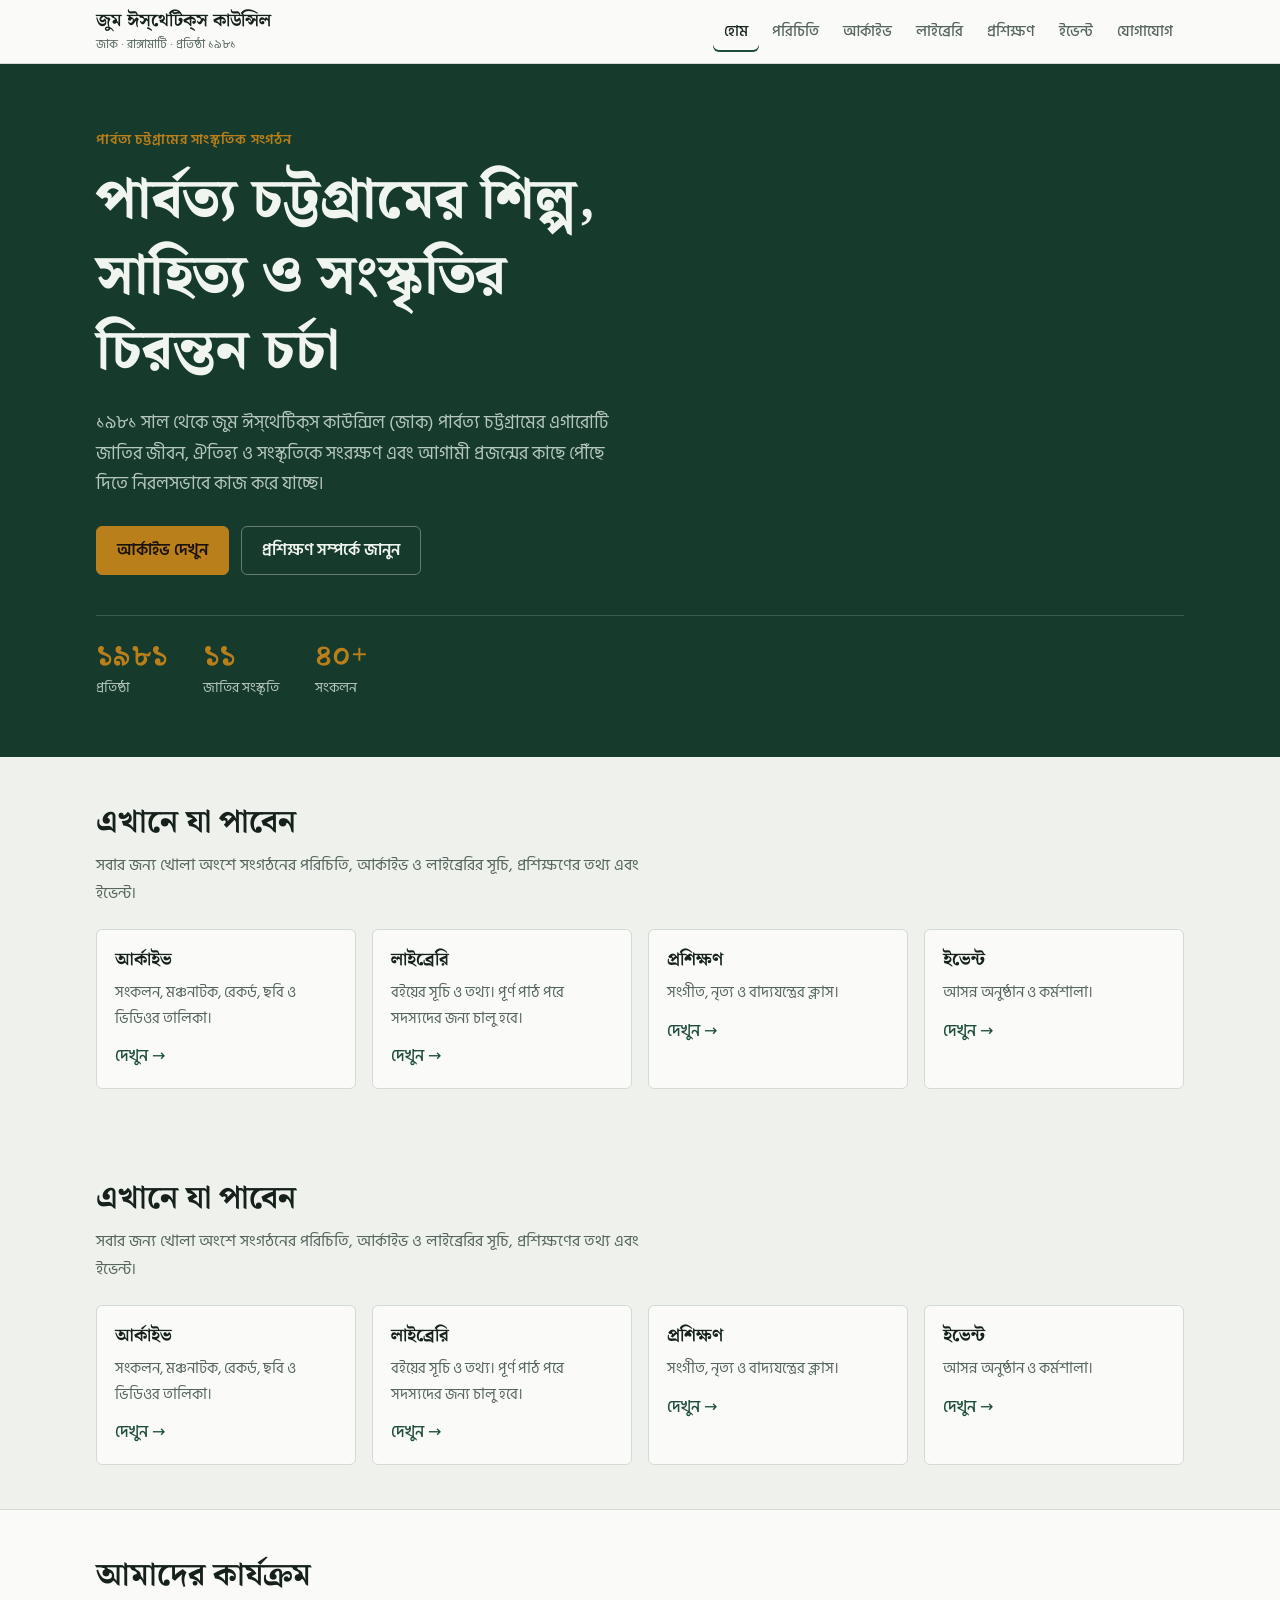
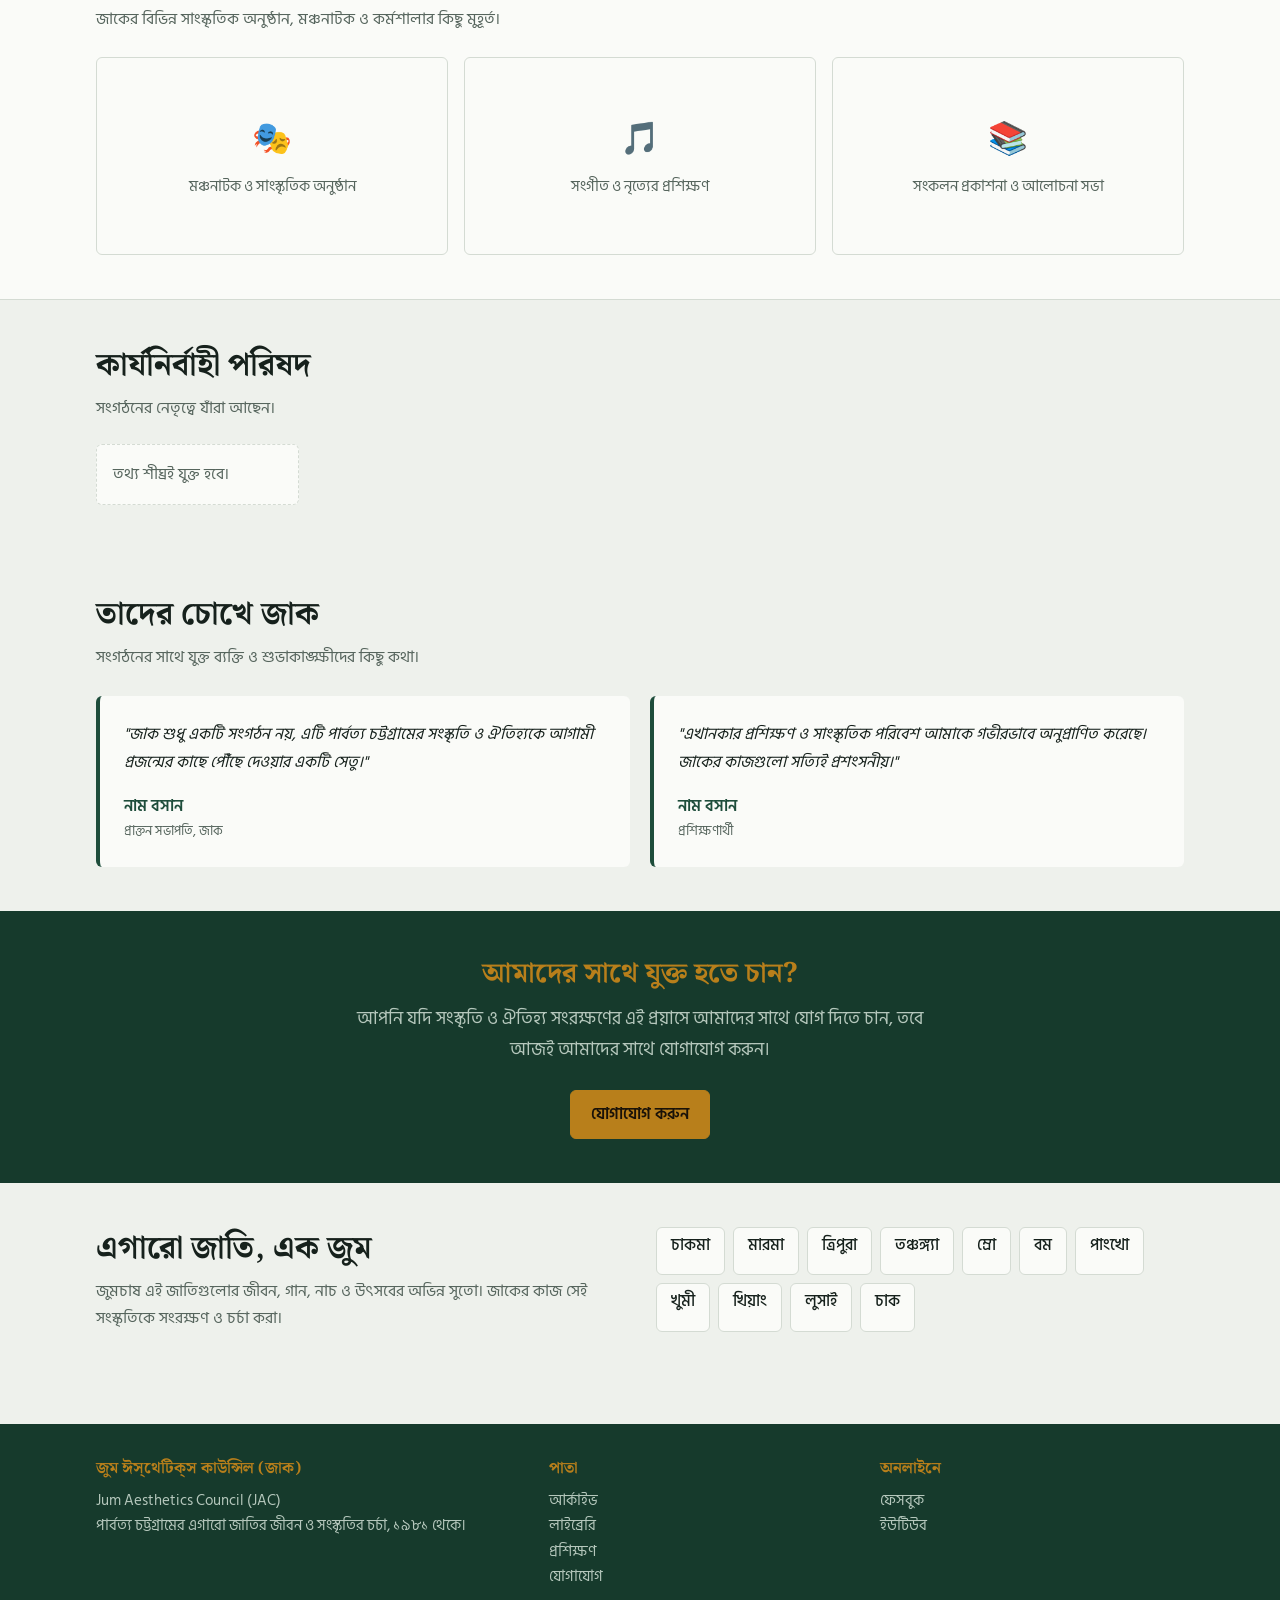
<file: index.html>
<!doctype html>
<html lang="bn">
<head>
<meta charset="utf-8">
<meta name="viewport" content="width=device-width, initial-scale=1, viewport-fit=cover">
<title>জুম ঈস্‌থেটিক্‌স কাউন্সিল - জাক</title>
<link rel="stylesheet" href="style.css">
<link rel="preconnect" href="https://fonts.googleapis.com">
<link rel="preconnect" href="https://fonts.gstatic.com" crossorigin>
<link href="https://fonts.googleapis.com/css2?family=Hind+Siliguri:wght@400;500;600&family=Noto+Serif+Bengali:wght@500;700;800&display=swap" rel="stylesheet">
<style>
  /* গ্যালারি সেকশনের স্টাইল */
  .gallery-grid {
    display: grid; gap: 16px; grid-template-columns: repeat(auto-fit, minmax(280px, 1fr)); margin-top: 24px;
  }
  .gallery-item {
    background: var(--surface); border: 1px solid var(--line); border-radius: var(--r);
    overflow: hidden; aspect-ratio: 16/9; display: flex; align-items: center; justify-content: center;
  }
  .gallery-placeholder {
    text-align: center; color: var(--muted); font-size: 15px; padding: 20px;
  }
  .gallery-placeholder span { display: block; font-size: 32px; margin-bottom: 8px; }

  /* টেস্টিমোনিয়াল স্টাইল */
  .quote-grid {
    display: grid; gap: 20px; grid-template-columns: repeat(auto-fit, minmax(300px, 1fr)); margin-top: 24px;
  }
  .quote-card {
    background: var(--surface); border-left: 4px solid var(--accent); border-radius: var(--r);
    padding: 24px; display: flex; flex-direction: column; justify-content: space-between;
  }
  .quote-text { font-style: italic; font-size: 16px; color: var(--ink); line-height: 1.8; }
  .quote-author { margin-top: 16px; font-weight: 600; color: var(--accent); }
  .quote-role { font-size: 13px; color: var(--muted); }
</style>
</head>
<body>

<header>
  <div class="wrap bar">
    <a class="brand" href="index.html">
      <b>জুম ঈস্‌থেটিক্‌স কাউন্সিল</b>
      <small>জাক · রাঙ্গামাটি · প্রতিষ্ঠা ১৯৮১</small>
    </a>
    <nav aria-label="প্রধান মেনু">
      <a href="index.html" aria-current="page">হোম</a>
      <a href="about.html">পরিচিতি</a>
      <a href="archive.html">আর্কাইভ</a>
      <a href="library.html">লাইব্রেরি</a>
      <a href="training.html">প্রশিক্ষণ</a>
      <a href="events.html">ইভেন্ট</a>
      <a href="contact.html">যোগাযোগ</a>
    </nav>
  </div>
</header>

<main>

<section class="hero">
  <div class="wrap">
    <div class="eyebrow">পার্বত্য চট্টগ্রামের সাংস্কৃতিক সংগঠন</div>
    <!-- নতুন হেডলাইন -->
    <h1>পার্বত্য চট্টগ্রামের শিল্প, সাহিত্য ও সংস্কৃতির চিরন্তন চর্চা</h1>
    <!-- নতুন লিড টেক্সট -->
    <p class="lead">১৯৮১ সাল থেকে জুম ঈস্‌থেটিক্‌স কাউন্সিল (জাক) পার্বত্য চট্টগ্রামের এগারোটি জাতির জীবন, ঐতিহ্য ও সংস্কৃতিকে সংরক্ষণ এবং আগামী প্রজন্মের কাছে পৌঁছে দিতে নিরলসভাবে কাজ করে যাচ্ছে।</p>
    <div class="cta">
      <a class="btn" href="archive.html">আর্কাইভ দেখুন</a>
      <a class="btn ghost" href="training.html">প্রশিক্ষণ সম্পর্কে জানুন</a>
    </div>
    <div class="stats">
      <div><b>১৯৮১</b><span>প্রতিষ্ঠা</span></div>
      <div><b>১১</b><span>জাতির সংস্কৃতি</span></div>
      <div><b>৪০+</b><span>সংকলন</span></div>
    </div>
  </div>
</section>

<section class="sec">
  <div class="wrap">
    <div class="head">
      <div>
        <h2>এখানে যা পাবেন</h2>
        <p class="sub">সবার জন্য খোলা অংশে সংগঠনের পরিচিতি, আর্কাইভ ও লাইব্রেরির সূচি, প্রশিক্ষণের তথ্য এবং ইভেন্ট।</p>
      </div>
    </div>
    <div class="grid">
      <div class="card"><h3>আর্কাইভ</h3><p>সংকলন, মঞ্চনাটক, রেকর্ড, ছবি ও ভিডিওর তালিকা।</p><a href="archive.html" class="link">দেখুন →</a></div>
      <div class="card"><h3>লাইব্রেরি</h3><p>বইয়ের সূচি ও তথ্য। পূর্ণ পাঠ পরে সদস্যদের জন্য চালু হবে।</p><a href="library.html" class="link">দেখুন →</a></div>
      <div class="card"><h3>প্রশিক্ষণ</h3><p>সংগীত, নৃত্য ও বাদ্যযন্ত্রের ক্লাস।</p><a href="training.html" class="link">দেখুন →</a></div>
      <div class="card"><h3>ইভেন্ট</h3><p>আসন্ন অনুষ্ঠান ও কর্মশালা।</p><a href="events.html" class="link">দেখুন →</a></div>
    </div>
  </div>
</section>

<section class="sec">
  <div class="wrap">
    <div class="head">
      <div>
        <h2>এখানে যা পাবেন</h2>
        <p class="sub">সবার জন্য খোলা অংশে সংগঠনের পরিচিতি, আর্কাইভ ও লাইব্রেরির সূচি, প্রশিক্ষণের তথ্য এবং ইভেন্ট।</p>
      </div>
    </div>
    <div class="grid">
      <div class="card"><h3>আর্কাইভ</h3><p>সংকলন, মঞ্চনাটক, রেকর্ড, ছবি ও ভিডিওর তালিকা।</p><a href="archive.html" class="link">দেখুন →</a></div>
      <div class="card"><h3>লাইব্রেরি</h3><p>বইয়ের সূচি ও তথ্য। পূর্ণ পাঠ পরে সদস্যদের জন্য চালু হবে।</p><a href="library.html" class="link">দেখুন →</a></div>
      <div class="card"><h3>প্রশিক্ষণ</h3><p>সংগীত, নৃত্য ও বাদ্যযন্ত্রের ক্লাস।</p><a href="training.html" class="link">দেখুন →</a></div>
      <div class="card"><h3>ইভেন্ট</h3><p>আসন্ন অনুষ্ঠান ও কর্মশালা।</p><a href="events.html" class="link">দেখুন →</a></div>
    </div>
  </div>
</section>

<section class="sec" style="background: var(--surface); border-top: 1px solid var(--line); border-bottom: 1px solid var(--line);">
  <div class="wrap">
    <div class="head">
      <div>
        <h2>আমাদের কার্যক্রম</h2>
        <p class="sub">জাকের বিভিন্ন সাংস্কৃতিক অনুষ্ঠান, মঞ্চনাটক ও কর্মশালার কিছু মুহূর্ত।</p>
      </div>
    </div>
    <div class="gallery-grid">
      <div class="gallery-item"><div class="gallery-placeholder"><span>🎭</span>মঞ্চনাটক ও সাংস্কৃতিক অনুষ্ঠান</div></div>
      <div class="gallery-item"><div class="gallery-placeholder"><span>🎵</span>সংগীত ও নৃত্যের প্রশিক্ষণ</div></div>
      <div class="gallery-item"><div class="gallery-placeholder"><span>📚</span>সংকলন প্রকাশনা ও আলোচনা সভা</div></div>
    </div>
  </div>
</section>
<section class="sec">
  <div class="wrap">
    <div class="head">
      <div>
        <h2>কার্যনির্বাহী পরিষদ</h2>
        <p class="sub">সংগঠনের নেতৃত্বে যাঁরা আছেন।</p>
      </div>
    </div>
    <div class="committee-grid" id="committeeGrid"></div>
  </div>
</section>
<!-- নতুন সেকশন: কিছু কথা/মতামত -->
<section class="sec">
  <div class="wrap">
    <div class="head">
      <div>
        <h2>তাদের চোখে জাক</h2>
        <p class="sub">সংগঠনের সাথে যুক্ত ব্যক্তি ও শুভাকাঙ্ক্ষীদের কিছু কথা।</p>
      </div>
    </div>
    <div class="quote-grid">
      <div class="quote-card">
        <div class="quote-text">"জাক শুধু একটি সংগঠন নয়, এটি পার্বত্য চট্টগ্রামের সংস্কৃতি ও ঐতিহ্যকে আগামী প্রজন্মের কাছে পৌঁছে দেওয়ার একটি সেতু।"</div>
        <div class="quote-author">নাম বসান</div>
        <div class="quote-role">প্রাক্তন সভাপতি, জাক</div>
      </div>
      <div class="quote-card">
        <div class="quote-text">"এখানকার প্রশিক্ষণ ও সাংস্কৃতিক পরিবেশ আমাকে গভীরভাবে অনুপ্রাণিত করেছে। জাকের কাজগুলো সত্যিই প্রশংসনীয়।"</div>
        <div class="quote-author">নাম বসান</div>
        <div class="quote-role">প্রশিক্ষণার্থী</div>
      </div>
    </div>
  </div>
</section>

<!-- নতুন সেকশন: যোগাযোগের আহ্বান -->
<section class="sec" style="background: var(--hero-bg); color: var(--hero-ink); text-align: center;">
  <div class="wrap">
    <h2 style="color: var(--warm); font-size: 28px; margin-bottom: 12px;">আমাদের সাথে যুক্ত হতে চান?</h2>
    <p style="color: var(--hero-muted); max-width: 60ch; margin: 0 auto 24px; font-size: 18px;">আপনি যদি সংস্কৃতি ও ঐতিহ্য সংরক্ষণের এই প্রয়াসে আমাদের সাথে যোগ দিতে চান, তবে আজই আমাদের সাথে যোগাযোগ করুন।</p>
    <a href="contact.html" class="btn" style="background: var(--warm); border-color: var(--warm); color: #1a1208;">যোগাযোগ করুন</a>
  </div>
</section>

<section class="sec">
  <div class="wrap">
    <div class="row">
      <div>
        <h2>এগারো জাতি, এক জুম</h2>
        <p class="sub">জুমচাষ এই জাতিগুলোর জীবন, গান, নাচ ও উৎসবের অভিন্ন সুতো। জাকের কাজ সেই সংস্কৃতিকে সংরক্ষণ ও চর্চা করা।</p>
      </div>
      <div class="people">
        <span>চাকমা</span><span>মারমা</span><span>ত্রিপুরা</span><span>তঞ্চঙ্গ্যা</span><span>ম্রো</span><span>বম</span><span>পাংখো</span><span>খুমী</span><span>খিয়াং</span><span>লুসাই</span><span>চাক</span>
      </div>
    </div>
  </div>
</section>

</main>

<footer>
  <div class="wrap">
    <div>
      <h3>জুম ঈস্‌থেটিক্‌স কাউন্সিল (জাক)</h3>
      <p>Jum Aesthetics Council (JAC)</p>
      <p>পার্বত্য চট্টগ্রামের এগারো জাতির জীবন ও সংস্কৃতির চর্চা, ১৯৮১ থেকে।</p>
    </div>
    <div>
      <h3>পাতা</h3>
      <a href="archive.html">আর্কাইভ</a>
      <a href="library.html">লাইব্রেরি</a>
      <a href="training.html">প্রশিক্ষণ</a>
      <a href="contact.html">যোগাযোগ</a>
    </div>
    <div>
      <h3>অনলাইনে</h3>
      <a href="https://www.facebook.com/JumAestheticsCouncil/" target="_blank" rel="noopener">ফেসবুক</a>
      <a href="https://www.youtube.com/@jac-jumaestheticscouncil3782" target="_blank" rel="noopener">ইউটিউব</a>
    </div>
  </div>
</footer>

<script src="script.js"></script>
</body>
</html>
</file>
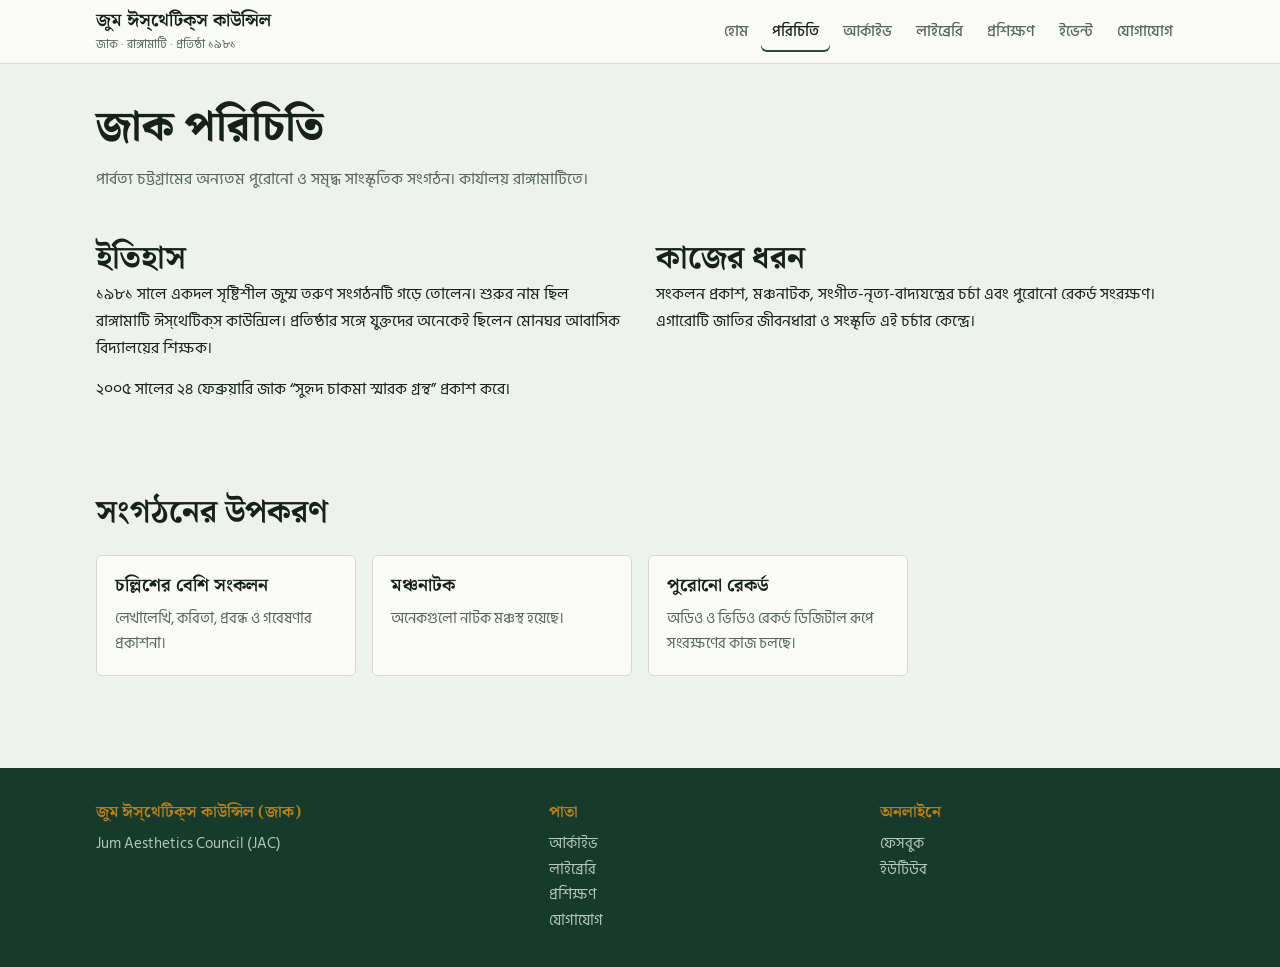
<file: about.html>
<!doctype html>
<html lang="bn">
<head>
<meta charset="utf-8">
<meta name="viewport" content="width=device-width, initial-scale=1">
<title>পরিচিতি - জাক</title>
<link rel="stylesheet" href="style.css">
<link href="https://fonts.googleapis.com/css2?family=Hind+Siliguri:wght@400;500;600&family=Noto+Serif+Bengali:wght@500;700;800&display=swap" rel="stylesheet">
</head>
<body>

<header>
  <div class="wrap bar">
    <a class="brand" href="index.html"><b>জুম ঈস্‌থেটিক্‌স কাউন্সিল</b><small>জাক · রাঙ্গামাটি · প্রতিষ্ঠা ১৯৮১</small></a>
    <nav aria-label="প্রধান মেনু">
      <a href="index.html">হোম</a>
      <a href="about.html" aria-current="page">পরিচিতি</a>
      <a href="archive.html">আর্কাইভ</a>
      <a href="library.html">লাইব্রেরি</a>
      <a href="training.html">প্রশিক্ষণ</a>
      <a href="events.html">ইভেন্ট</a>
      <a href="contact.html">যোগাযোগ</a>
    </nav>
  </div>
</header>

<main>
  <div class="wrap page-title">
    <h1>জাক পরিচিতি</h1>
    <p>পার্বত্য চট্টগ্রামের অন্যতম পুরোনো ও সমৃদ্ধ সাংস্কৃতিক সংগঠন। কার্যালয় রাঙ্গামাটিতে।</p>
  </div>

  <div class="wrap sec">
    <div class="row">
      <div class="prose">
        <h2>ইতিহাস</h2>
        <p>১৯৮১ সালে একদল সৃষ্টিশীল জুম্ম তরুণ সংগঠনটি গড়ে তোলেন। শুরুর নাম ছিল রাঙ্গামাটি ঈস্‌থেটিক্‌স কাউন্সিল। প্রতিষ্ঠার সঙ্গে যুক্তদের অনেকেই ছিলেন মোনঘর আবাসিক বিদ্যালয়ের শিক্ষক।</p>
        <p>২০০৫ সালের ২৪ ফেব্রুয়ারি জাক “সুহৃদ চাকমা স্মারক গ্রন্থ” প্রকাশ করে।</p>
      </div>
      <div class="prose">
        <h2>কাজের ধরন</h2>
        <p>সংকলন প্রকাশ, মঞ্চনাটক, সংগীত-নৃত্য-বাদ্যযন্ত্রের চর্চা এবং পুরোনো রেকর্ড সংরক্ষণ। এগারোটি জাতির জীবনধারা ও সংস্কৃতি এই চর্চার কেন্দ্রে।</p>
      </div>
    </div>
  </div>

  <div class="wrap sec">
    <h2>সংগঠনের উপকরণ</h2>
    <div class="grid" style="margin-top:20px">
      <div class="card"><h3>চল্লিশের বেশি সংকলন</h3><p>লেখালেখি, কবিতা, প্রবন্ধ ও গবেষণার প্রকাশনা।</p></div>
      <div class="card"><h3>মঞ্চনাটক</h3><p>অনেকগুলো নাটক মঞ্চস্থ হয়েছে।</p></div>
      <div class="card"><h3>পুরোনো রেকর্ড</h3><p>অডিও ও ভিডিও রেকর্ড ডিজিটাল রূপে সংরক্ষণের কাজ চলছে।</p></div>
    </div>
  </div>
</main>

<footer>
  <div class="wrap">
    <div><h3>জুম ঈস্‌থেটিক্‌স কাউন্সিল (জাক)</h3><p>Jum Aesthetics Council (JAC)</p></div>
    <div><h3>পাতা</h3><a href="archive.html">আর্কাইভ</a><a href="library.html">লাইব্রেরি</a><a href="training.html">প্রশিক্ষণ</a><a href="contact.html">যোগাযোগ</a></div>
    <div><h3>অনলাইনে</h3><a href="https://www.facebook.com/JumAestheticsCouncil/" target="_blank" rel="noopener">ফেসবুক</a><a href="https://www.youtube.com/@jac-jumaestheticscouncil3782" target="_blank" rel="noopener">ইউটিউব</a></div>
  </div>
</footer>

</body>
</html>
</file>
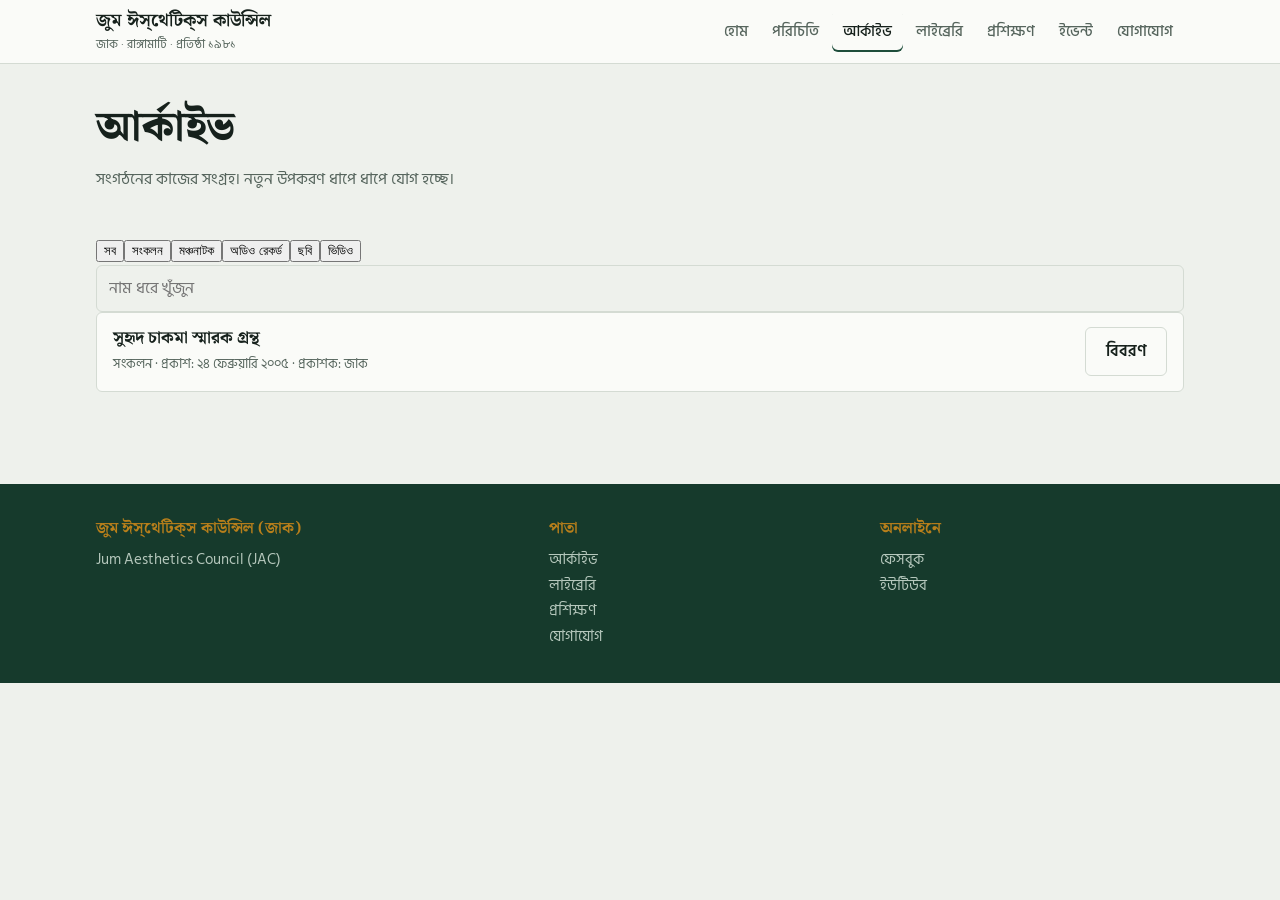
<file: archive.html>
<!doctype html>
<html lang="bn">
<head>
<meta charset="utf-8">
<meta name="viewport" content="width=device-width, initial-scale=1">
<title>আর্কাইভ - জাক</title>
<link rel="stylesheet" href="style.css">
<link href="https://fonts.googleapis.com/css2?family=Hind+Siliguri:wght@400;500;600&family=Noto+Serif+Bengali:wght@500;700;800&display=swap" rel="stylesheet">
</head>
<body>

<header>
  <div class="wrap bar">
    <a class="brand" href="index.html"><b>জুম ঈস্‌থেটিক্‌স কাউন্সিল</b><small>জাক · রাঙ্গামাটি · প্রতিষ্ঠা ১৯৮১</small></a>
    <nav aria-label="প্রধান মেনু">
      <a href="index.html">হোম</a>
      <a href="about.html">পরিচিতি</a>
      <a href="archive.html" aria-current="page">আর্কাইভ</a>
      <a href="library.html">লাইব্রেরি</a>
      <a href="training.html">প্রশিক্ষণ</a>
      <a href="events.html">ইভেন্ট</a>
      <a href="contact.html">যোগাযোগ</a>
    </nav>
  </div>
</header>

<main>
  <div class="wrap page-title">
    <h1>আর্কাইভ</h1>
    <p>সংগঠনের কাজের সংগ্রহ। নতুন উপকরণ ধাপে ধাপে যোগ হচ্ছে।</p>
  </div>

  <div class="wrap sec">
    <div class="tools">
      <div class="chips" id="archChips"></div>
      <input id="archQ" type="search" placeholder="নাম ধরে খুঁজুন" aria-label="খুঁজুন">
    </div>
    <div class="list" id="archList"></div>
  </div>
</main>

<footer>
  <div class="wrap">
    <div><h3>জুম ঈস্‌থেটিক্‌স কাউন্সিল (জাক)</h3><p>Jum Aesthetics Council (JAC)</p></div>
    <div><h3>পাতা</h3><a href="archive.html">আর্কাইভ</a><a href="library.html">লাইব্রেরি</a><a href="training.html">প্রশিক্ষণ</a><a href="contact.html">যোগাযোগ</a></div>
    <div><h3>অনলাইনে</h3><a href="https://www.facebook.com/JumAestheticsCouncil/" target="_blank" rel="noopener">ফেসবুক</a><a href="https://www.youtube.com/@jac-jumaestheticscouncil3782" target="_blank" rel="noopener">ইউটিউব</a></div>
  </div>
</footer>

<script src="data.js"></script>
<script src="script.js"></script>
</body>
</html>
</file>
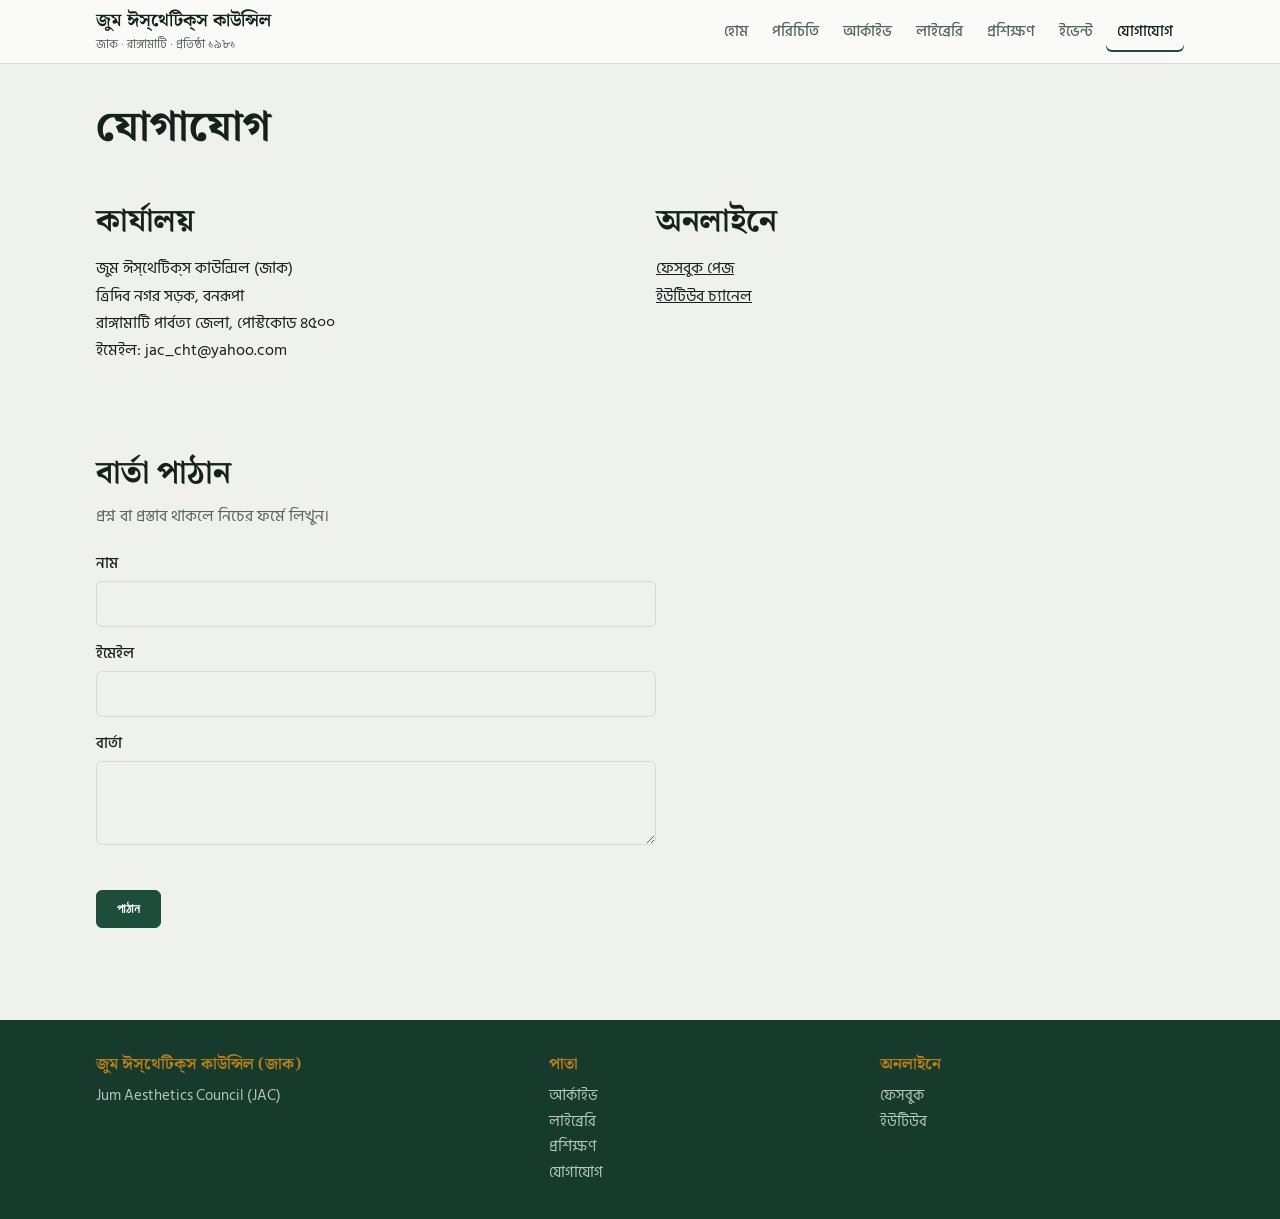
<file: contact.html>
<!doctype html>
<html lang="bn">
<head>
<meta charset="utf-8">
<meta name="viewport" content="width=device-width, initial-scale=1">
<title>যোগাযোগ - জাক</title>
<link rel="stylesheet" href="style.css">
<link href="https://fonts.googleapis.com/css2?family=Hind+Siliguri:wght@400;500;600&family=Noto+Serif+Bengali:wght@500;700;800&display=swap" rel="stylesheet">
</head>
<body>

<header>
  <div class="wrap bar">
    <a class="brand" href="index.html"><b>জুম ঈস্‌থেটিক্‌স কাউন্সিল</b><small>জাক · রাঙ্গামাটি · প্রতিষ্ঠা ১৯৮১</small></a>
    <nav aria-label="প্রধান মেনু">
      <a href="index.html">হোম</a>
      <a href="about.html">পরিচিতি</a>
      <a href="archive.html">আর্কাইভ</a>
      <a href="library.html">লাইব্রেরি</a>
      <a href="training.html">প্রশিক্ষণ</a>
      <a href="events.html">ইভেন্ট</a>
      <a href="contact.html" aria-current="page">যোগাযোগ</a>
    </nav>
  </div>
</header>

<main>
  <div class="wrap page-title">
    <h1>যোগাযোগ</h1>
  </div>

  <div class="wrap sec">
    <div class="row">
      <div class="prose">
        <h2>কার্যালয়</h2>
        <p style="margin-top:12px">জুম ঈস্‌থেটিক্‌স কাউন্সিল (জাক)<br>ত্রিদিব নগর সড়ক, বনরূপা<br>রাঙ্গামাটি পার্বত্য জেলা, পোস্টকোড ৪৫০০<br>ইমেইল: jac_cht@yahoo.com</p>
      </div>
      <div class="prose">
        <h2>অনলাইনে</h2>
        <p style="margin-top:12px">
          <a href="https://www.facebook.com/JumAestheticsCouncil/" target="_blank" rel="noopener">ফেসবুক পেজ</a><br>
          <a href="https://www.youtube.com/@jac-jumaestheticscouncil3782" target="_blank" rel="noopener">ইউটিউব চ্যানেল</a>
        </p>
      </div>
    </div>
  </div>

  <div class="wrap sec">
    <h2>বার্তা পাঠান</h2>
    <p class="sub" style="margin-bottom:20px">প্রশ্ন বা প্রস্তাব থাকলে নিচের ফর্মে লিখুন।</p>

    <form name="contact" method="POST" data-netlify="true" netlify-honeypot="bot-field" id="contactForm">
      <input type="hidden" name="form-name" value="contact">
      <p hidden><label>Bot field: <input name="bot-field"></label></p>

      <label>নাম
        <input id="cName" name="name" type="text" autocomplete="name" required>
      </label>
      <label>ইমেইল
        <input id="cEmail" name="email" type="email" autocomplete="email" required>
      </label>
      <label>বার্তা
        <textarea id="cMsg" name="message" required></textarea>
      </label>

      <div id="cErr" style="color:var(--alert);font-size:14px;min-height:1.2em;"></div>
      <div id="cOk" class="ok" hidden>বার্তা পাঠানো হয়েছে। ধন্যবাদ।</div>

      <button class="btn" type="submit" style="justify-self:start">পাঠান</button>
    </form>
  </div>
</main>

<footer>
  <div class="wrap">
    <div><h3>জুম ঈস্‌থেটিক্‌স কাউন্সিল (জাক)</h3><p>Jum Aesthetics Council (JAC)</p></div>
    <div><h3>পাতা</h3><a href="archive.html">আর্কাইভ</a><a href="library.html">লাইব্রেরি</a><a href="training.html">প্রশিক্ষণ</a><a href="contact.html">যোগাযোগ</a></div>
    <div><h3>অনলাইনে</h3><a href="https://www.facebook.com/JumAestheticsCouncil/" target="_blank" rel="noopener">ফেসবুক</a><a href="https://www.youtube.com/@jac-jumaestheticscouncil3782" target="_blank" rel="noopener">ইউটিউব</a></div>
  </div>
</footer>

<script src="script.js"></script>
</body>
</html>
</file>
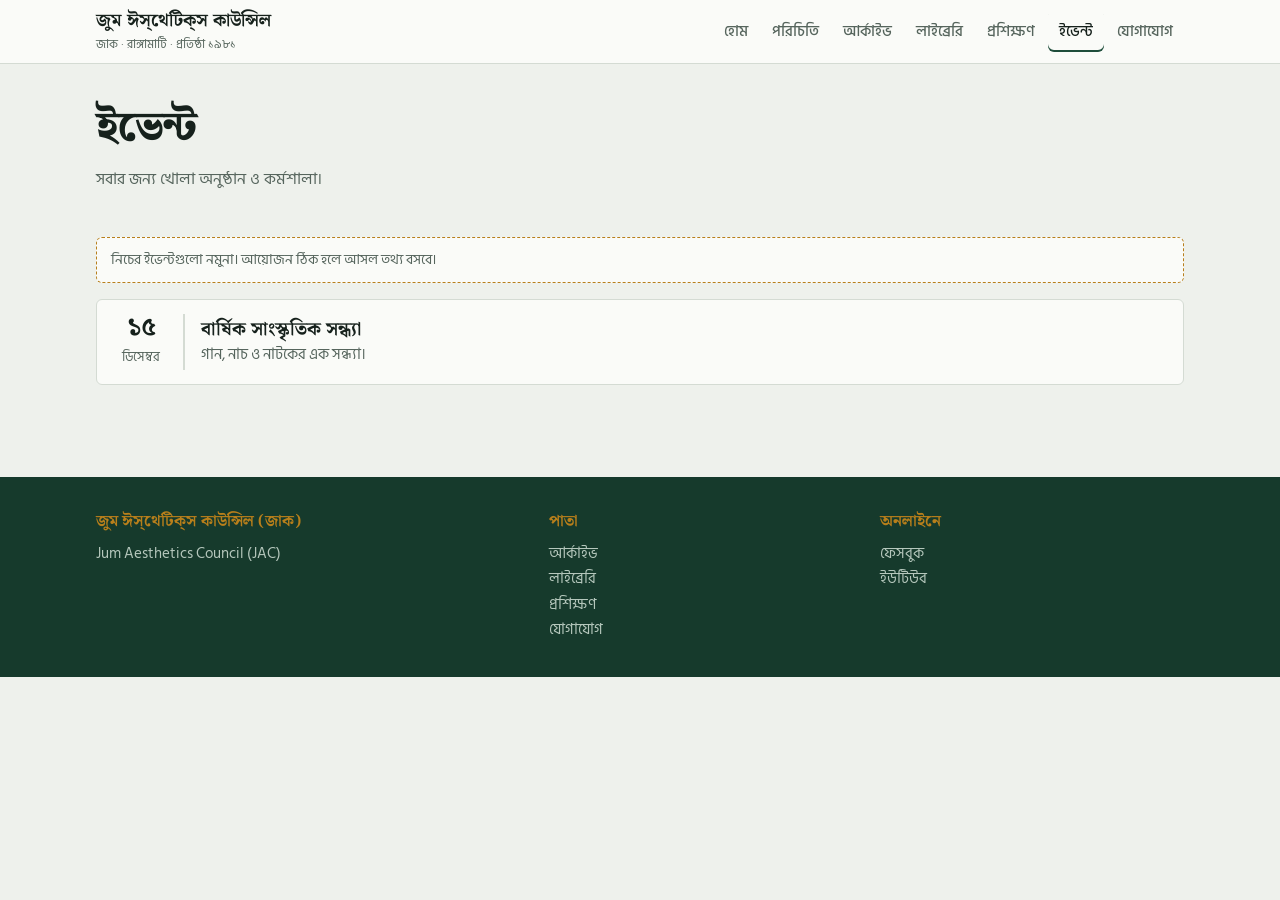
<file: events.html>
<!doctype html>
<html lang="bn">
<head>
<meta charset="utf-8">
<meta name="viewport" content="width=device-width, initial-scale=1">
<title>ইভেন্ট - জাক</title>
<link rel="stylesheet" href="style.css">
<link href="https://fonts.googleapis.com/css2?family=Hind+Siliguri:wght@400;500;600&family=Noto+Serif+Bengali:wght@500;700;800&display=swap" rel="stylesheet">
</head>
<body>

<header>
  <div class="wrap bar">
    <a class="brand" href="index.html"><b>জুম ঈস্‌থেটিক্‌স কাউন্সিল</b><small>জাক · রাঙ্গামাটি · প্রতিষ্ঠা ১৯৮১</small></a>
    <nav aria-label="প্রধান মেনু">
      <a href="index.html">হোম</a>
      <a href="about.html">পরিচিতি</a>
      <a href="archive.html">আর্কাইভ</a>
      <a href="library.html">লাইব্রেরি</a>
      <a href="training.html">প্রশিক্ষণ</a>
      <a href="events.html" aria-current="page">ইভেন্ট</a>
      <a href="contact.html">যোগাযোগ</a>
    </nav>
  </div>
</header>

<main>
  <div class="wrap page-title">
    <h1>ইভেন্ট</h1>
    <p>সবার জন্য খোলা অনুষ্ঠান ও কর্মশালা।</p>
  </div>

  <div class="wrap sec">
    <div class="note" style="margin-bottom:16px">নিচের ইভেন্টগুলো নমুনা। আয়োজন ঠিক হলে আসল তথ্য বসবে।</div>
    <div class="list" id="evList"></div>
  </div>
</main>

<footer>
  <div class="wrap">
    <div><h3>জুম ঈস্‌থেটিক্‌স কাউন্সিল (জাক)</h3><p>Jum Aesthetics Council (JAC)</p></div>
    <div><h3>পাতা</h3><a href="archive.html">আর্কাইভ</a><a href="library.html">লাইব্রেরি</a><a href="training.html">প্রশিক্ষণ</a><a href="contact.html">যোগাযোগ</a></div>
    <div><h3>অনলাইনে</h3><a href="https://www.facebook.com/JumAestheticsCouncil/" target="_blank" rel="noopener">ফেসবুক</a><a href="https://www.youtube.com/@jac-jumaestheticscouncil3782" target="_blank" rel="noopener">ইউটিউব</a></div>
  </div>
</footer>

<script src="data.js"></script>
<script src="script.js"></script>
</body>
</html>
</file>
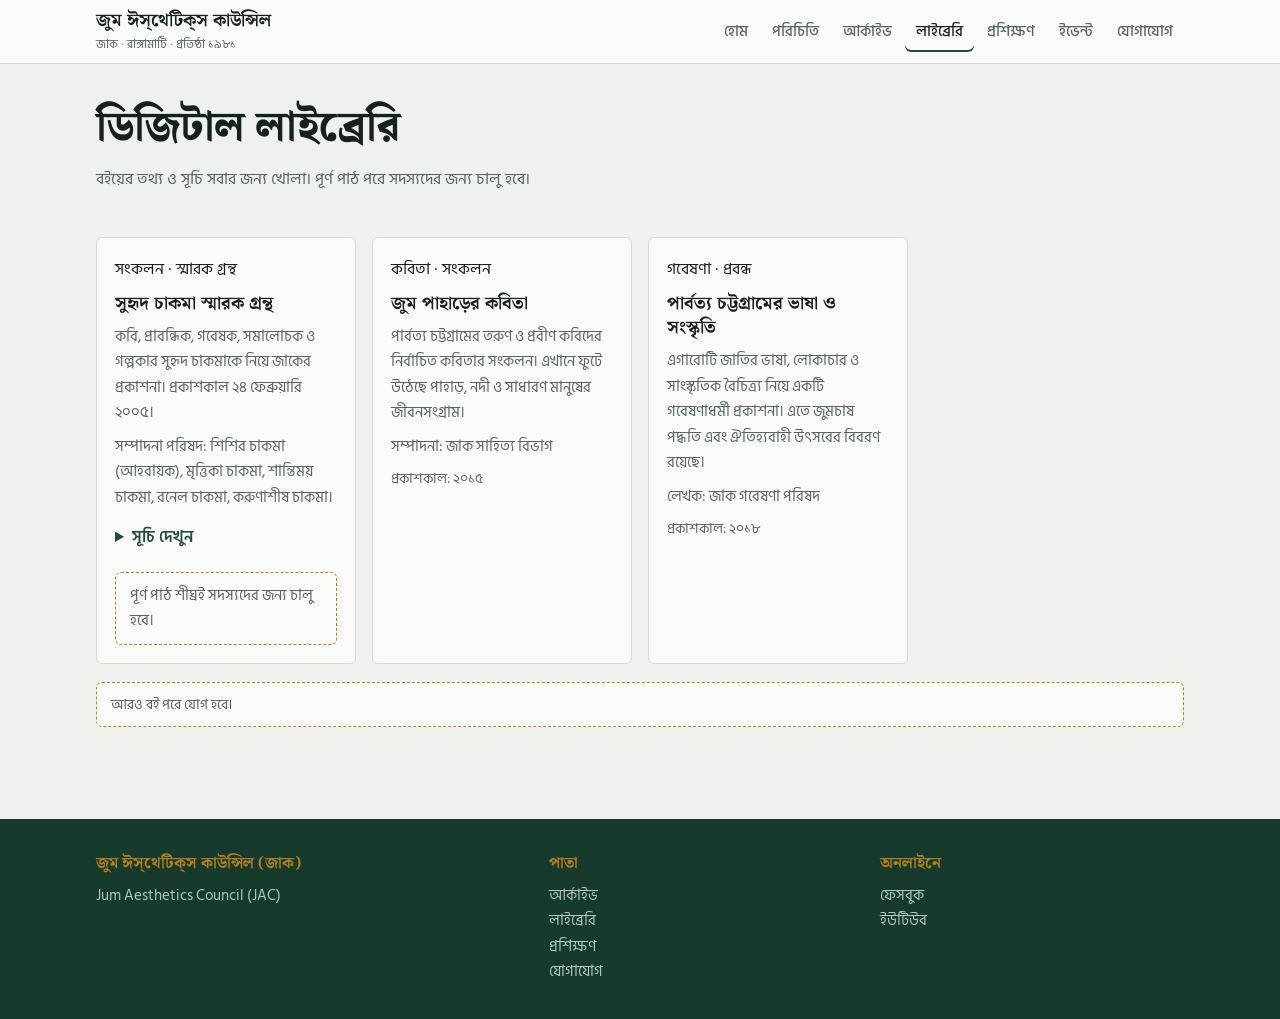
<file: library.html>
<!doctype html>
<html lang="bn">
<head>
<meta charset="utf-8">
<meta name="viewport" content="width=device-width, initial-scale=1">
<title>লাইব্রেরি - জাক</title>
<link rel="stylesheet" href="style.css">
<link href="https://fonts.googleapis.com/css2?family=Hind+Siliguri:wght@400;500;600&family=Noto+Serif+Bengali:wght@500;700;800&display=swap" rel="stylesheet">
</head>
<body>

<header>
  <div class="wrap bar">
    <a class="brand" href="index.html"><b>জুম ঈস্‌থেটিক্‌স কাউন্সিল</b><small>জাক · রাঙ্গামাটি · প্রতিষ্ঠা ১৯৮১</small></a>
    <nav aria-label="প্রধান মেনু">
      <a href="index.html">হোম</a>
      <a href="about.html">পরিচিতি</a>
      <a href="archive.html">আর্কাইভ</a>
      <a href="library.html" aria-current="page">লাইব্রেরি</a>
      <a href="training.html">প্রশিক্ষণ</a>
      <a href="events.html">ইভেন্ট</a>
      <a href="contact.html">যোগাযোগ</a>
    </nav>
  </div>
</header>

<main>
  <div class="wrap page-title">
    <h1>ডিজিটাল লাইব্রেরি</h1>
    <p>বইয়ের তথ্য ও সূচি সবার জন্য খোলা। পূর্ণ পাঠ পরে সদস্যদের জন্য চালু হবে।</p>
  </div>

  <div class="wrap sec">
    <div class="grid" id="libGrid">
      
      <!-- বই ১ -->
      <div class="card">
        <span class="tag">সংকলন · স্মারক গ্রন্থ</span>
        <h3>সুহৃদ চাকমা স্মারক গ্রন্থ</h3>
        <p>কবি, প্রাবন্ধিক, গবেষক, সমালোচক ও গল্পকার সুহৃদ চাকমাকে নিয়ে জাকের প্রকাশনা। প্রকাশকাল ২৪ ফেব্রুয়ারি ২০০৫।</p>
        <p>সম্পাদনা পরিষদ: শিশির চাকমা (আহবায়ক), মৃত্তিকা চাকমা, শান্তিময় চাকমা, রনেল চাকমা, করুণাশীষ চাকমা।</p>
        <details>
          <summary>সূচি দেখুন</summary>
          <ul class="toc">
            <li>স্মৃতিচারণ: মামুনুর রশীদ, এ. কে. এম. মকসুদ আহমেদ, কৃষ্ণচন্দ্র চাকমা, শান্তিময় চাকমা, মানস মুকুর চাকমা, শিশির চাকমা, লালন চাকমা</li>
            <li>সুহৃদ চাকমার রচনাবলী: প্রবন্ধ (চাকমা ভাষা, চাকমা লিপি, পার্বত্য চট্টগ্রামের ভাষা, চাকমা সাহিত্যের উদ্ভব ও ক্রমবিকাশসহ আরও)</li>
            <li>অগ্রন্থিত কবিতা</li>
            <li>গল্প</li>
            <li>সম্পাদকীয় সাহিত্য</li>
            <li>বিবিধ</li>
            <li>উত্তরমালা</li>
          </ul>
        </details>
        <p class="note" style="margin-top:12px">পূর্ণ পাঠ শীঘ্রই সদস্যদের জন্য চালু হবে।</p>
      </div>

      <!-- বই ২ -->
      <div class="card">
        <span class="tag">কবিতা · সংকলন</span>
        <h3>জুম পাহাড়ের কবিতা</h3>
        <p>পার্বত্য চট্টগ্রামের তরুণ ও প্রবীণ কবিদের নির্বাচিত কবিতার সংকলন। এখানে ফুটে উঠেছে পাহাড়, নদী ও সাধারণ মানুষের জীবনসংগ্রাম।</p>
        <p>সম্পাদনা: জাক সাহিত্য বিভাগ</p>
        <p class="muted" style="font-size:14px">প্রকাশকাল: ২০১৫</p>
      </div>

      <!-- বই ৩ -->
      <div class="card">
        <span class="tag">গবেষণা · প্রবন্ধ</span>
        <h3>পার্বত্য চট্টগ্রামের ভাষা ও সংস্কৃতি</h3>
        <p>এগারোটি জাতির ভাষা, লোকাচার ও সাংস্কৃতিক বৈচিত্র্য নিয়ে একটি গবেষণাধর্মী প্রকাশনা। এতে জুমচাষ পদ্ধতি এবং ঐতিহ্যবাহী উৎসবের বিবরণ রয়েছে।</p>
        <p>লেখক: জাক গবেষণা পরিষদ</p>
        <p class="muted" style="font-size:14px">প্রকাশকাল: ২০১৮</p>
      </div>

    </div>
    <p class="note" style="margin-top:18px">আরও বই পরে যোগ হবে।</p>
  </div>
</main>

<footer>
  <div class="wrap">
    <div><h3>জুম ঈস্‌থেটিক্‌স কাউন্সিল (জাক)</h3><p>Jum Aesthetics Council (JAC)</p></div>
    <div><h3>পাতা</h3><a href="archive.html">আর্কাইভ</a><a href="library.html">লাইব্রেরি</a><a href="training.html">প্রশিক্ষণ</a><a href="contact.html">যোগাযোগ</a></div>
    <div><h3>অনলাইনে</h3><a href="https://www.facebook.com/JumAestheticsCouncil/" target="_blank" rel="noopener">ফেসবুক</a><a href="https://www.youtube.com/@jac-jumaestheticscouncil3782" target="_blank" rel="noopener">ইউটিউব</a></div>
  </div>
</footer>

</body>
</html>
</file>
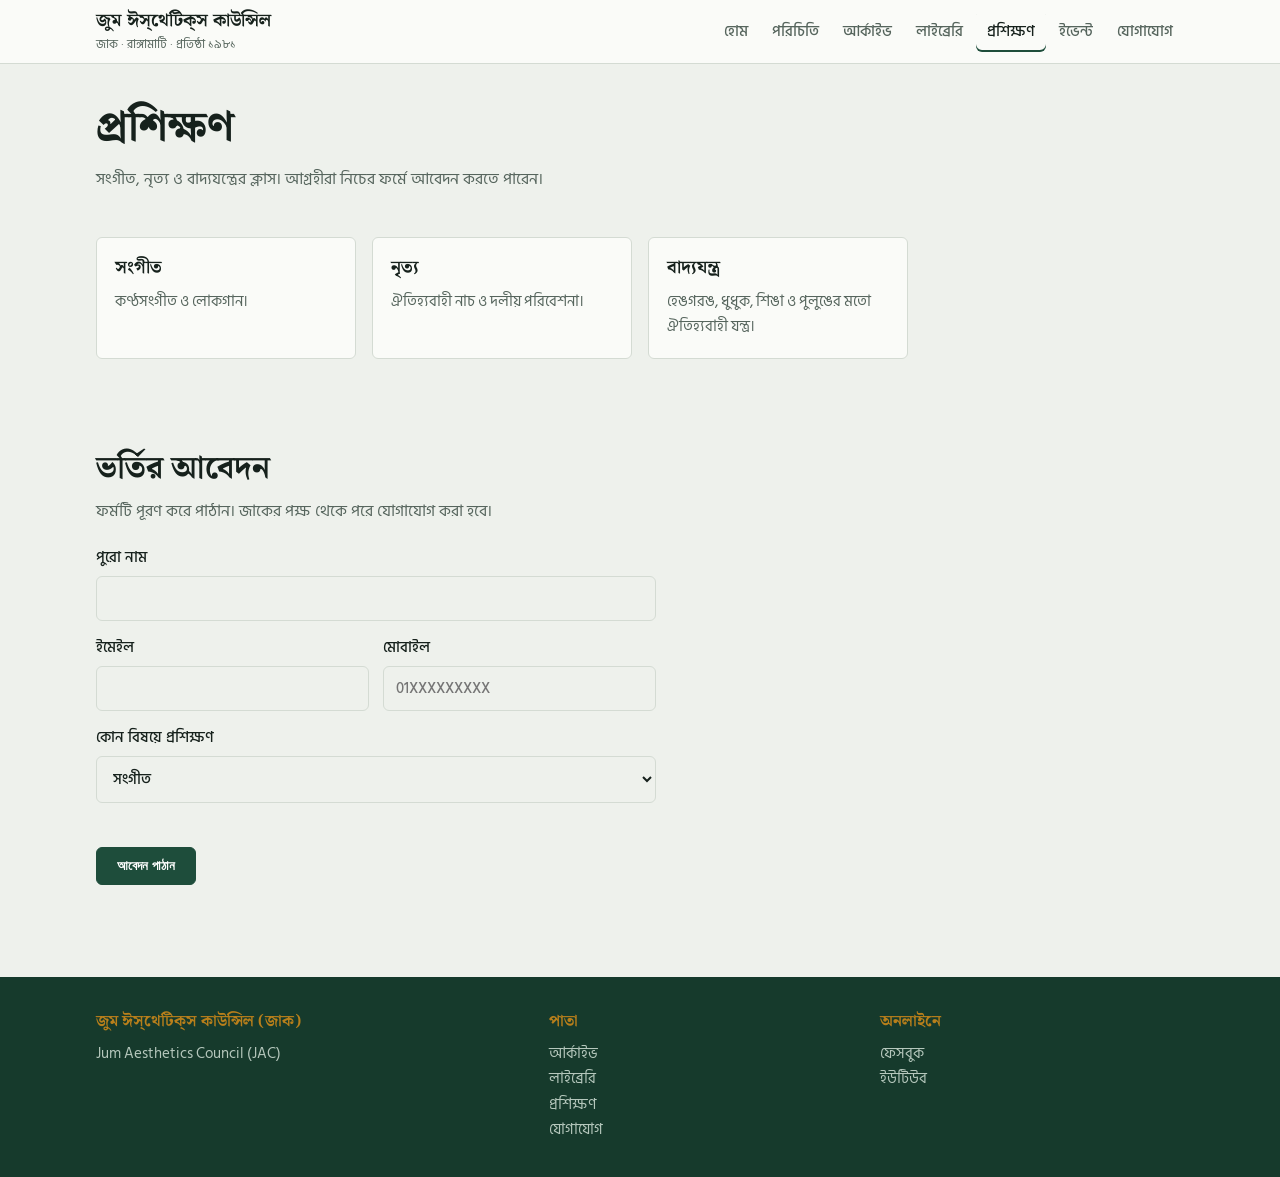
<file: training.html>
<!doctype html>
<html lang="bn">
<head>
<meta charset="utf-8">
<meta name="viewport" content="width=device-width, initial-scale=1">
<title>প্রশিক্ষণ - জাক</title>
<link rel="stylesheet" href="style.css">
<link href="https://fonts.googleapis.com/css2?family=Hind+Siliguri:wght@400;500;600&family=Noto+Serif+Bengali:wght@500;700;800&display=swap" rel="stylesheet">
</head>
<body>

<header>
  <div class="wrap bar">
    <a class="brand" href="index.html"><b>জুম ঈস্‌থেটিক্‌স কাউন্সিল</b><small>জাক · রাঙ্গামাটি · প্রতিষ্ঠা ১৯৮১</small></a>
    <nav aria-label="প্রধান মেনু">
      <a href="index.html">হোম</a>
      <a href="about.html">পরিচিতি</a>
      <a href="archive.html">আর্কাইভ</a>
      <a href="library.html">লাইব্রেরি</a>
      <a href="training.html" aria-current="page">প্রশিক্ষণ</a>
      <a href="events.html">ইভেন্ট</a>
      <a href="contact.html">যোগাযোগ</a>
    </nav>
  </div>
</header>

<main>
  <div class="wrap page-title">
    <h1>প্রশিক্ষণ</h1>
    <p>সংগীত, নৃত্য ও বাদ্যযন্ত্রের ক্লাস। আগ্রহীরা নিচের ফর্মে আবেদন করতে পারেন।</p>
  </div>

  <div class="wrap sec">
    <div class="grid">
      <div class="card"><h3>সংগীত</h3><p>কণ্ঠসংগীত ও লোকগান।</p></div>
      <div class="card"><h3>নৃত্য</h3><p>ঐতিহ্যবাহী নাচ ও দলীয় পরিবেশনা।</p></div>
      <div class="card"><h3>বাদ্যযন্ত্র</h3><p>হেঙগরঙ, ধুধুক, শিঙা ও পুলুঙের মতো ঐতিহ্যবাহী যন্ত্র।</p></div>
    </div>
  </div>

  <div class="wrap sec">
    <h2>ভর্তির আবেদন</h2>
    <p class="sub" style="margin-bottom:20px">ফর্মটি পূরণ করে পাঠান। জাকের পক্ষ থেকে পরে যোগাযোগ করা হবে।</p>

    <form name="training-application" method="POST" data-netlify="true" netlify-honeypot="bot-field" id="trainingForm">
      <input type="hidden" name="form-name" value="training-application">
      <p hidden><label>Bot field: <input name="bot-field"></label></p>

      <label>পুরো নাম
        <input id="tName" name="name" type="text" autocomplete="name" required>
      </label>
      <div class="two">
        <label>ইমেইল
          <input id="tEmail" name="email" type="email" autocomplete="email" required>
        </label>
        <label>মোবাইল
          <input id="tPhone" name="phone" type="tel" inputmode="tel" placeholder="01XXXXXXXXX">
        </label>
      </div>
      <label>কোন বিষয়ে প্রশিক্ষণ
        <select name="subject">
          <option>সংগীত</option>
          <option>নৃত্য</option>
          <option>বাদ্যযন্ত্র</option>
        </select>
      </label>

      <div id="tErr" style="color:var(--alert);font-size:14px;min-height:1.2em;"></div>
      <div id="tOk" class="ok" hidden>আবেদন জমা হয়েছে। জাক পরে যোগাযোগ করবে।</div>

      <button class="btn" type="submit" style="justify-self:start">আবেদন পাঠান</button>
    </form>
  </div>
</main>

<footer>
  <div class="wrap">
    <div><h3>জুম ঈস্‌থেটিক্‌স কাউন্সিল (জাক)</h3><p>Jum Aesthetics Council (JAC)</p></div>
    <div><h3>পাতা</h3><a href="archive.html">আর্কাইভ</a><a href="library.html">লাইব্রেরি</a><a href="training.html">প্রশিক্ষণ</a><a href="contact.html">যোগাযোগ</a></div>
    <div><h3>অনলাইনে</h3><a href="https://www.facebook.com/JumAestheticsCouncil/" target="_blank" rel="noopener">ফেসবুক</a><a href="https://www.youtube.com/@jac-jumaestheticscouncil3782" target="_blank" rel="noopener">ইউটিউব</a></div>
  </div>
</footer>

<script src="script.js"></script>
</body>
</html>
</file>
<file: style.css>
:root {
  --bg: #EEF1EC;
  --surface: #FAFBF8;
  --ink: #16211C;
  --muted: #56655D;
  --line: #D4DBD3;
  --accent: #1E4D3B;
  --on-accent: #FFFFFF;
  --warm: #B87F1B;
  --alert: #A8322D;
  --hero-bg: #163A2C;
  --hero-ink: #F1F5EF;
  --hero-muted: #B5C7BC;
  --f-display: "Noto Serif Bengali", "Kalpurush", serif;
  --f-body: "Hind Siliguri", "Noto Sans Bengali", "Kalpurush", system-ui, sans-serif;
  --r: 6px;
}

@media (prefers-color-scheme: dark) {
  :root {
    --bg: #0F1613;
    --surface: #17211C;
    --ink: #E7EEE8;
    --muted: #9BAAA2;
    --line: #2A3731;
    --accent: #6FBF98;
    --on-accent: #0F1613;
    --warm: #E0B04F;
    --alert: #E07A74;
    --hero-bg: #0B1F17;
    --hero-ink: #F1F5EF;
    --hero-muted: #A6BBB0;
  }
}

* { box-sizing: border-box; }

body {
  margin: 0;
  background: var(--bg);
  color: var(--ink);
  font-family: var(--f-body);
  font-size: 16px;
  line-height: 1.7;
}

h1, h2, h3 {
  font-family: var(--f-display);
  line-height: 1.35;
  margin: 0;
}

p { margin: 0; }
a { color: inherit; }
img { max-width: 100%; }

:focus-visible {
  outline: 3px solid var(--warm);
  outline-offset: 2px;
}

.wrap {
  max-width: 1120px;
  margin-inline: auto;
  padding-left: max(16px, env(safe-area-inset-left, 0px));
  padding-right: max(16px, env(safe-area-inset-right, 0px));
}

/* header */
header {
  position: sticky;
  top: 0;
  z-index: 20;
  background: var(--surface);
  border-bottom: 1px solid var(--line);
}

.bar {
  display: flex;
  align-items: center;
  gap: 16px;
  padding-block: 10px;
}

.brand {
  text-decoration: none;
  flex: none;
  line-height: 1.25;
}

.brand b {
  font-family: var(--f-display);
  font-size: 18px;
  display: block;
}

.brand small {
  color: var(--muted);
  font-size: 12px;
}

nav {
  display: flex;
  gap: 2px;
  overflow-x: auto;
  min-width: 0;
  flex: 1;
  justify-content: flex-end;
}

nav a {
  white-space: nowrap;
  text-decoration: none;
  padding: 8px 11px;
  border-radius: var(--r);
  font-weight: 500;
  font-size: 15px;
  color: var(--muted);
}

nav a:hover {
  color: var(--ink);
  background: var(--bg);
}

nav a[aria-current="page"] {
  color: var(--ink);
  box-shadow: inset 0 -2px 0 var(--accent);
}

@media (max-width: 860px) {
  .bar { flex-wrap: wrap; gap: 4px; }
  nav { flex-basis: 100%; justify-content: flex-start; padding-bottom: 4px; }
  .brand small { display: none; }
}

/* hero */
.hero {
  background: var(--hero-bg);
  color: var(--hero-ink);
}

.hero .wrap {
  padding-block: 64px 56px;
}

.eyebrow {
  font-size: 14px;
  letter-spacing: .06em;
  color: var(--warm);
  font-weight: 600;
  margin-bottom: 12px;
}

.hero h1 {
  font-size: clamp(32px, 5.6vw, 56px);
  font-weight: 800;
  max-width: 18ch;
}

.hero .lead {
  color: var(--hero-muted);
  font-size: 18px;
  margin-top: 18px;
  max-width: 54ch;
}

.cta {
  display: flex;
  gap: 12px;
  flex-wrap: wrap;
  margin-top: 26px;
}

.btn {
  display: inline-flex;
  align-items: center;
  justify-content: center;
  padding: 10px 20px;
  border-radius: var(--r);
  border: 1.5px solid var(--accent);
  background: var(--accent);
  color: var(--on-accent);
  font-weight: 600;
  text-decoration: none;
  cursor: pointer;
}

.btn.ghost {
  background: transparent;
  color: var(--ink);
  border-color: var(--line);
}

.hero .btn {
  background: var(--warm);
  border-color: var(--warm);
  color: #1a1208;
}

.hero .btn.ghost {
  background: transparent;
  color: var(--hero-ink);
  border-color: #ffffff55;
}

.stats {
  display: flex;
  gap: 36px;
  flex-wrap: wrap;
  margin-top: 40px;
  padding-top: 22px;
  border-top: 1px solid #ffffff2a;
}

.stats b {
  font-family: var(--f-display);
  font-size: 30px;
  display: block;
  color: var(--warm);
  line-height: 1.2;
}

.stats span {
  color: var(--hero-muted);
  font-size: 14px;
}

/* sections */
.sec {
  padding-block: 44px;
}

.sec h2 {
  font-size: clamp(23px, 3.2vw, 32px);
  font-weight: 700;
}

.sub {
  color: var(--muted);
  margin-top: 8px;
  max-width: 62ch;
}

.head {
  display: flex;
  justify-content: space-between;
  align-items: end;
  gap: 16px;
  flex-wrap: wrap;
  margin-bottom: 22px;
}

.grid {
  display: grid;
  gap: 16px;
  grid-template-columns: repeat(auto-fill, minmax(250px, 1fr));
}

.card {
  background: var(--surface);
  border: 1px solid var(--line);
  border-radius: var(--r);
  padding: 18px;
  display: flex;
  flex-direction: column;
  gap: 8px;
}

.card h3 { font-size: 18px; }
.card p, .muted { color: var(--muted); font-size: 15px; }

.link {
  text-decoration: none;
  font-weight: 500;
  color: var(--accent);
  margin-top: 4px;
}

.link:hover { text-decoration: underline; }

.row {
  display: grid;
  gap: 32px;
  grid-template-columns: 1fr 1fr;
}

@media (max-width: 820px) {
  .row { grid-template-columns: 1fr; }
}

.people {
  display: flex;
  flex-wrap: wrap;
  gap: 8px;
}

.people span {
  padding: 4px 14px;
  border-radius: var(--r);
  background: var(--surface);
  border: 1px solid var(--line);
  font-weight: 500;
}

/* page title */
.page-title {
  padding-block: 36px 0;
}

.page-title h1 {
  font-size: clamp(28px, 4.4vw, 42px);
  font-weight: 800;
}

.page-title p {
  color: var(--muted);
  margin-top: 10px;
  max-width: 64ch;
}

/* list */
.list {
  display: grid;
  gap: 10px;
}

.item {
  display: grid;
  grid-template-columns: 1fr auto;
  gap: 14px;
  align-items: center;
  background: var(--surface);
  border: 1px solid var(--line);
  border-radius: var(--r);
  padding: 14px 16px;
}

.item h3 { font-size: 17px; }
.item small { color: var(--muted); }

.empty {
  color: var(--muted);
  padding: 16px;
  border: 1px dashed var(--line);
  border-radius: var(--r);
  background: var(--surface);
}

/* forms */
form {
  display: grid;
  gap: 14px;
  max-width: 560px;
}

label {
  display: grid;
  gap: 5px;
  font-weight: 500;
  font-size: 15px;
}

input, select, textarea {
  background: var(--bg);
  border: 1.5px solid var(--line);
  border-radius: var(--r);
  padding: 9px 12px;
  width: 100%;
  font: inherit;
  color: inherit;
}

textarea { min-height: 84px; resize: vertical; }

.two {
  display: grid;
  gap: 14px;
  grid-template-columns: 1fr 1fr;
}

@media (max-width: 560px) {
  .two { grid-template-columns: 1fr; }
}

.note {
  background: var(--surface);
  border: 1px dashed var(--warm);
  border-radius: var(--r);
  padding: 10px 14px;
  font-size: 14px;
  color: var(--muted);
}

.ok {
  background: var(--surface);
  border: 1.5px solid var(--accent);
  border-radius: var(--r);
  padding: 12px 14px;
  font-weight: 500;
}

/* events */
.ev {
  display: grid;
  grid-template-columns: 72px 1fr;
  gap: 16px;
  align-items: center;
  background: var(--surface);
  border: 1px solid var(--line);
  border-radius: var(--r);
  padding: 14px 16px;
}

.date {
  text-align: center;
  border-right: 2px solid var(--line);
  padding-right: 14px;
}

.date b {
  font-family: var(--f-display);
  font-size: 26px;
  display: block;
  line-height: 1.1;
}

.date span {
  font-size: 13px;
  color: var(--muted);
}

/* footer */
footer {
  background: var(--hero-bg);
  color: var(--hero-ink);
  margin-top: 48px;
}

footer .wrap {
  display: grid;
  grid-template-columns: 1.4fr 1fr 1fr;
  gap: 28px;
  padding-block: 34px;
}

footer h3 {
  font-size: 16px;
  color: var(--warm);
  margin-bottom: 8px;
}

footer p, footer a {
  color: var(--hero-muted);
  font-size: 15px;
  display: block;
  text-decoration: none;
}

footer a:hover { color: var(--hero-ink); }

@media (max-width: 700px) {
  footer .wrap { grid-template-columns: 1fr; }
}

/* prose */
.prose {
  max-width: 66ch;
}

.prose p + p { margin-top: 14px; }

/* toc */
.toc {
  margin: 10px 0 0;
  padding-left: 18px;
  color: var(--muted);
  font-size: 15px;
  display: grid;
  gap: 4px;
}

details { margin-top: 6px; }
summary { cursor: pointer; font-weight: 600; color: var(--accent); }
@media (max-width: 600px) {
  button[aria-label="উপরে যান"] {
    bottom: 16px !important;
    right: 16px !important;
    width: 40px !important;
    height: 40px !important;
    font-size: 20px !important;
  }
}
.committee-grid {
  display: grid;
  gap: 18px;
  grid-template-columns: repeat(auto-fill, minmax(200px, 1fr));
}
.member {
  background: var(--surface);
  border: 1px solid var(--line);
  border-radius: var(--r);
  padding: 16px;
  text-align: center;
}
.member img {
  width: 96px; height: 96px;
  border-radius: 50%;
  object-fit: cover;
  margin: 0 auto 10px;
  display: block;
  border: 2px solid var(--line);
}
.member .placeholder {
  width: 96px; height: 96px;
  border-radius: 50%;
  margin: 0 auto 10px;
  background: var(--bg);
  border: 2px dashed var(--line);
  display: flex; align-items: center; justify-content: center;
  color: var(--muted); font-size: 26px;
}
.member h3 { font-size: 16px; }
.member .role { color: var(--accent); font-size: 13px; font-weight: 600; margin-top: 2px; }
.member p { color: var(--muted); font-size: 14px; margin-top: 6px; }
</file>
